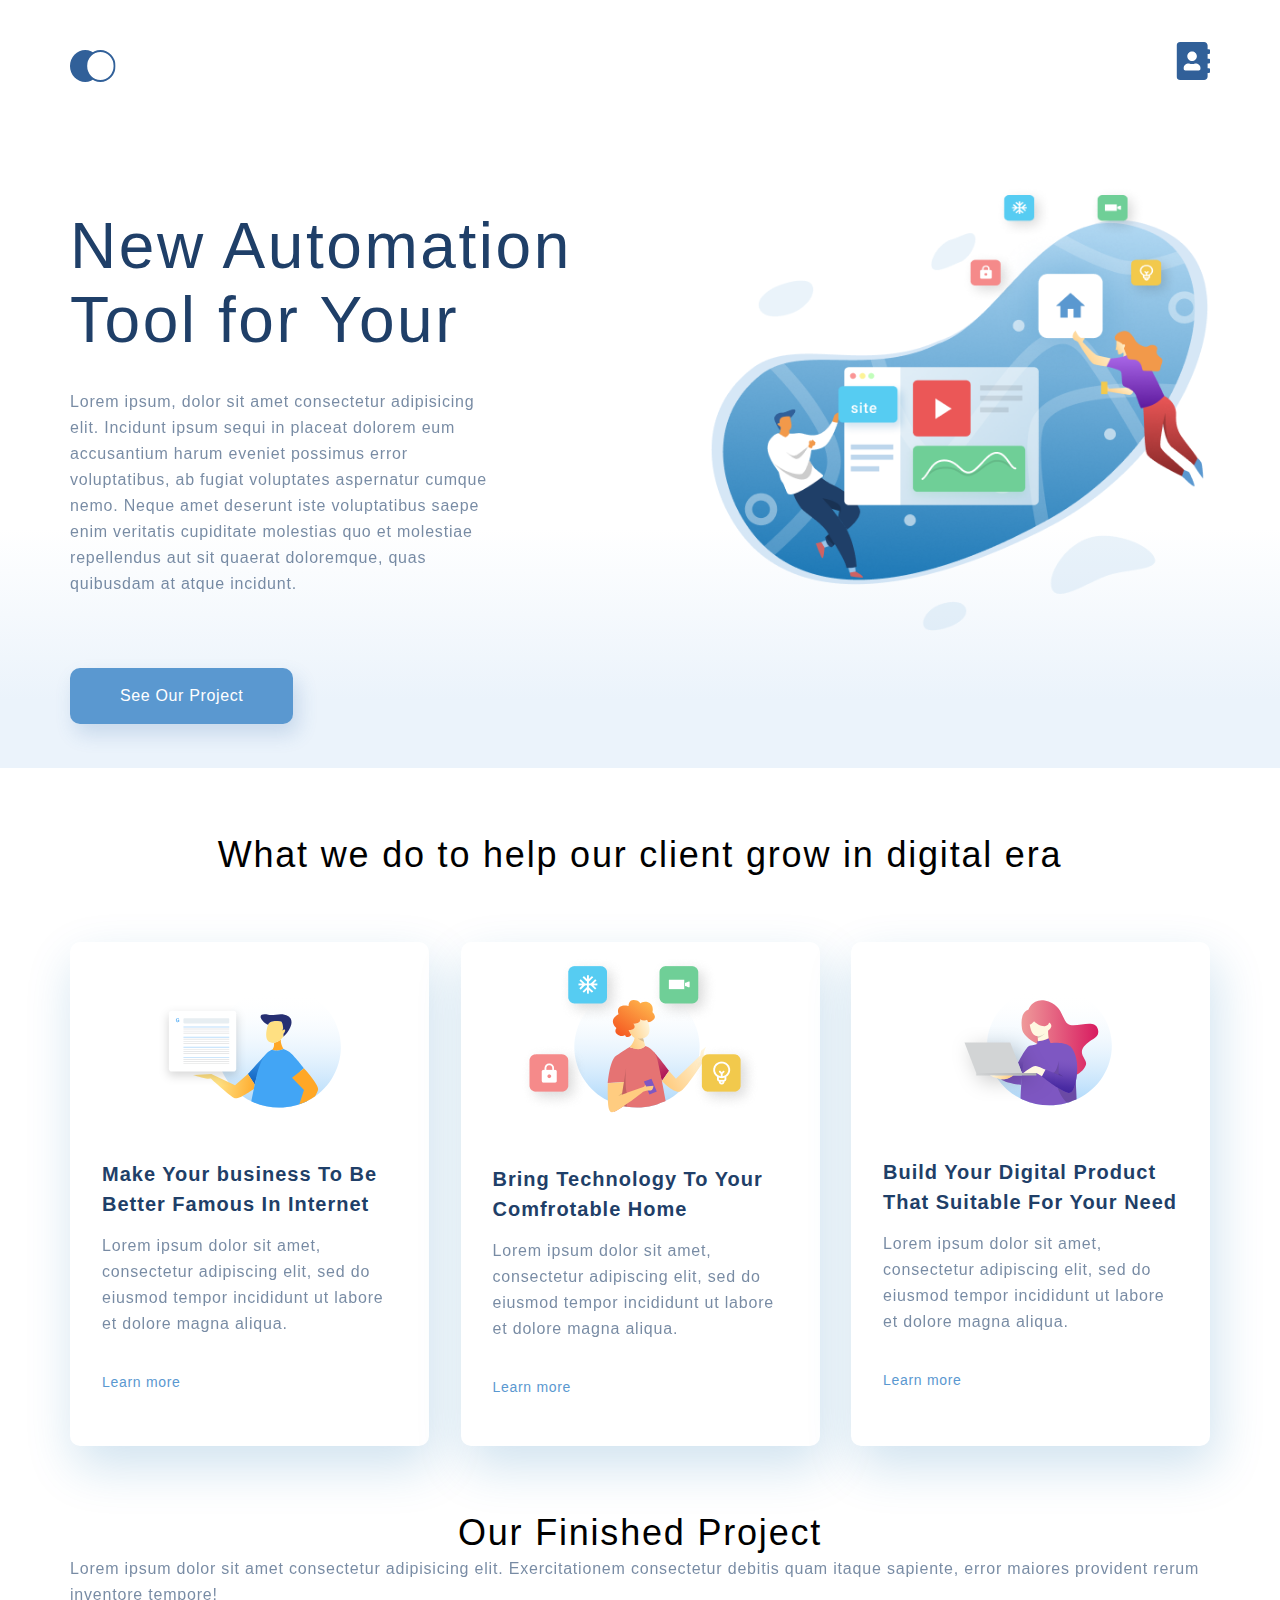
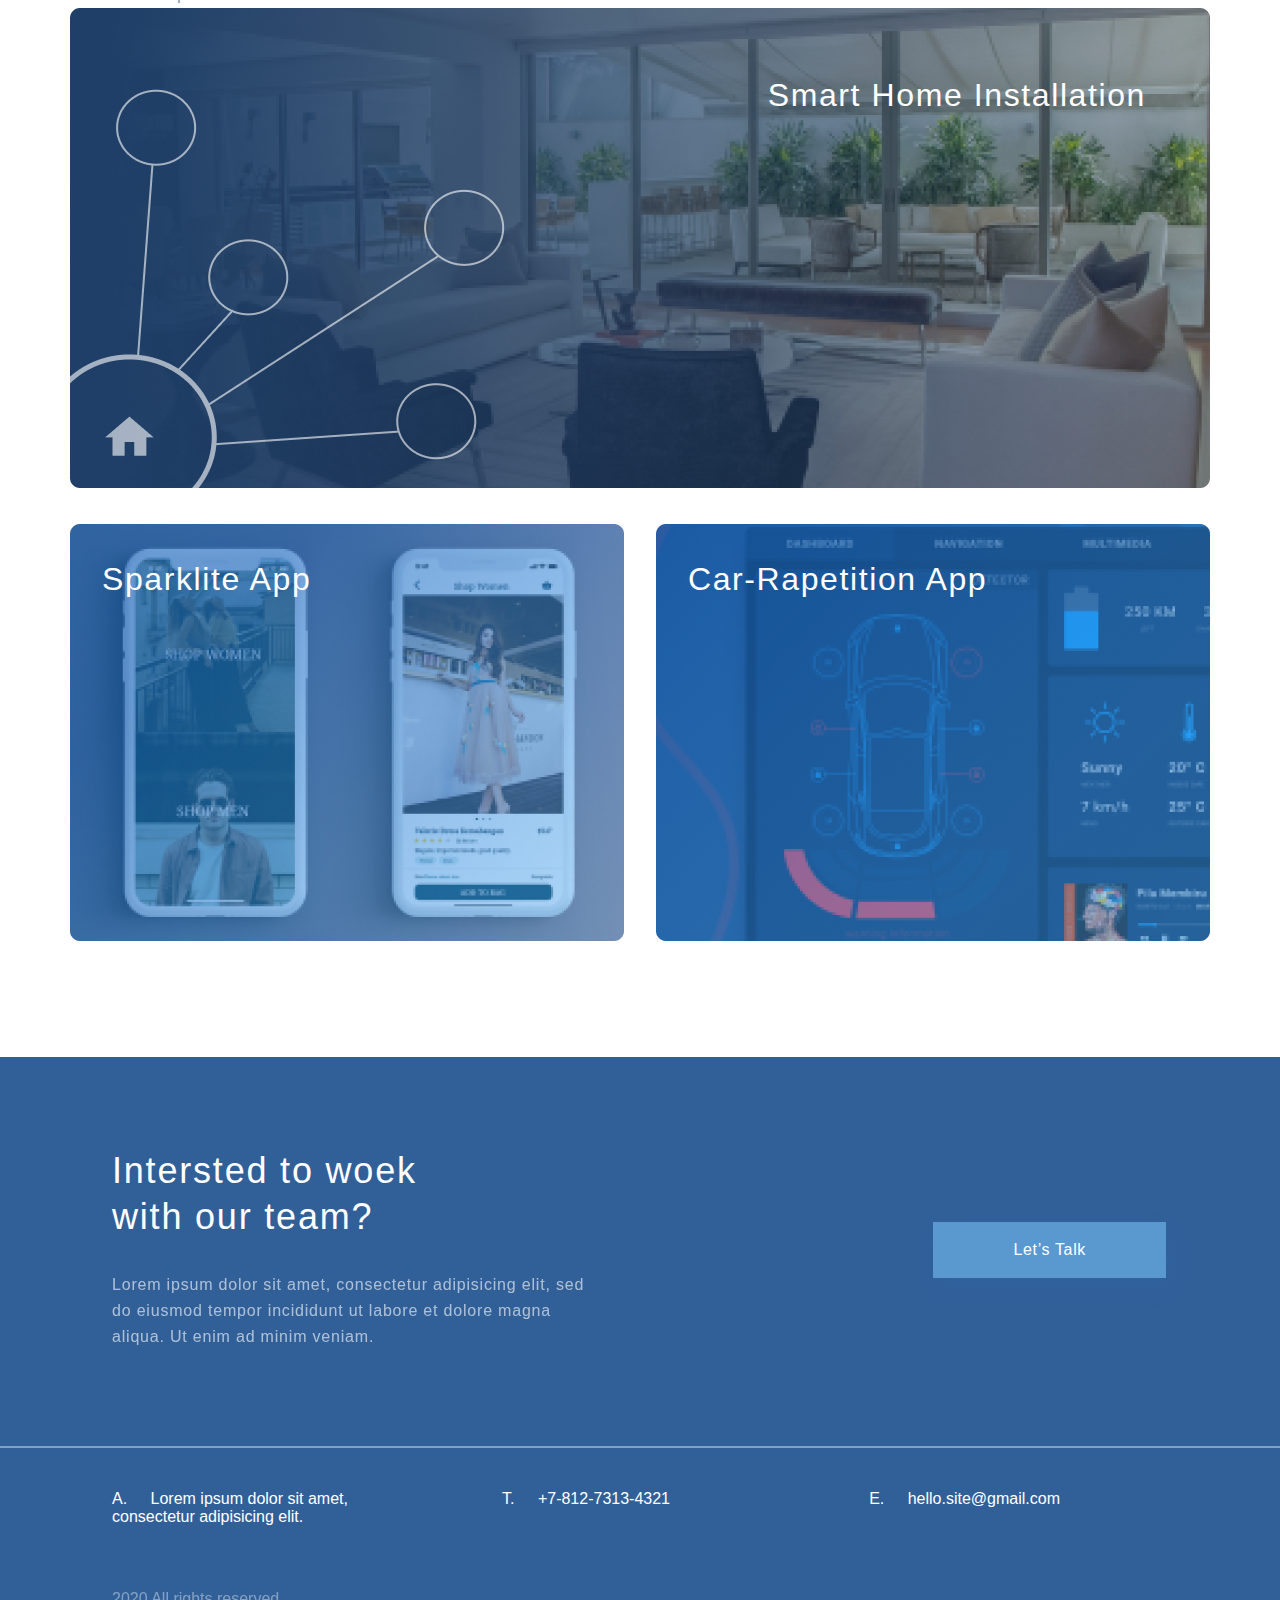
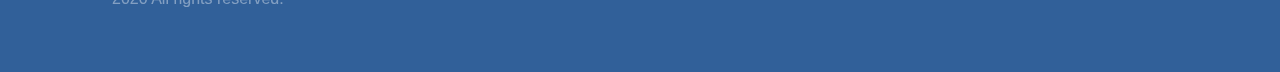
<file: index.html>
<!DOCTYPE html>
<html lang="en">

<head>
    <meta charset="UTF-8">
    <meta name="viewport" content="width=device-width, initial-scale=1.0">
    <link rel="stylesheet" href="style.css">
    <title>Homepage</title>
</head>

<body>
    <div class="wrapper">
        <div class="top_body">
            <div class="top">
                <div class="container top_box">
                    <ul class="header">
                        <li><a href="index.html"><img src="img/logo.svg" alt="logo"></a></li>
                        <li><a href="contact.html"><img src="img/contacts.svg" alt="contacts"></a></li>
                    </ul>
                    <div class="top_info">
                        <h1 class="top_heading">New Automation Tool for Your</h1>
                        <p class="text text_top">Lorem ipsum, dolor sit amet consectetur adipisicing elit. Incidunt
                            ipsum
                            sequi
                            in
                            placeat dolorem eum accusantium harum eveniet possimus error voluptatibus, ab fugiat
                            voluptates
                            aspernatur cumque nemo. Neque amet deserunt iste voluptatibus saepe enim veritatis
                            cupiditate
                            molestias
                            quo et molestiae repellendus aut sit quaerat doloremque, quas quibusdam at atque incidunt.
                        </p>
                        <a href="#" class="top_button">See Our Project</a>
                    </div>
                </div>
            </div>
            <div class="what_we_do container">
                <h3 class="heading">What we do to help our client grow in digital era</h3>
                <div class="card-box">
                    <div class="card">
                        <img class="card_img" src="img/card1.svg" alt="">
                        <h4 class="mini_heading">Make Your business To Be Better Famous In Internet</h4>
                        <p class="text">Lorem ipsum dolor sit amet, consectetur adipiscing elit, sed do eiusmod tempor
                            incididunt ut labore et dolore magna aliqua. </p>
                        <a href="#" class="card_link">Learn more</a>
                    </div>
                    <div class="card">
                        <img class="card_img" src="img/card2.svg" alt="">
                        <img class="card_img_top" src="img/card2.png" alt="">
                        <h4 class="mini_heading">Bring Technology To Your Comfrotable Home</h4>
                        <p class="text">Lorem ipsum dolor sit amet, consectetur adipiscing elit, sed do eiusmod tempor
                            incididunt ut labore et dolore magna aliqua. </p>
                        <a href="#" class="card_link">Learn more</a>
                    </div>
                    <div class="card">
                        <img class="card_img" src="img/card3.svg" alt="">
                        <h4 class="mini_heading">Build Your Digital Product That Suitable For Your Need</h4>
                        <p class="text">Lorem ipsum dolor sit amet, consectetur adipiscing elit, sed do eiusmod tempor
                            incididunt ut labore et dolore magna aliqua. </p>
                        <a href="#" class="card_link">Learn more</a>
                    </div>
                </div>

            </div>
            <div class="project container">
                <h3 class="heading">Our Finished Project</h3>
                <p class="text text_project_top">Lorem ipsum dolor sit amet consectetur adipisicing elit. Exercitationem
                    consectetur
                    debitis quam itaque sapiente, error maiores provident rerum inventore tempore!</p>
                <div class="project_item">
                    <img class="project_img" src="img/project_img1.png" alt="photo1">
                    <p class="text_project">Smart Home Installation</p>
                </div>
                <div class="project_parent">
                    <div class="project_item project_item_margin">
                        <img class="project_img" src="img/project_img2.png" alt="photo2">
                        <p class="text_project text_project2">Sparklite App</p>
                    </div>
                    <div class="project_item">
                        <img class="project_img" src="img/project_img3.png" alt="photo2">
                        <p class="text_project text_project2">Car-Rapetition App</p>
                    </div>
                </div>
            </div>
        </div>
        <div class="footer">
            <div class="footer_box container">
                <h3 class="heading footer_heading">Intersted to woek with our team?</h3>
                <p class="text footer_text">Lorem ipsum dolor sit amet, consectetur adipisicing elit, sed do eiusmod
                    tempor
                    incididunt ut labore et dolore magna aliqua. Ut enim ad minim veniam.</p>
                <a href="#" class="footer_button">Let’s Talk</a>
            </div>
            <hr class="footer_line">
            <div class="footer_box container">
                <ul class="header footer_header">
                    <li>Lorem ipsum dolor sit amet, consectetur adipisicing elit.</li>
                    <li>+7-812-7313-4321</li>
                    <li>hello.site@gmail.com</li>
                </ul>
                <p class="copyright">2020 All rights reserved.</p>
            </div>
        </div>
    </div>
</body>

</html>
</file>
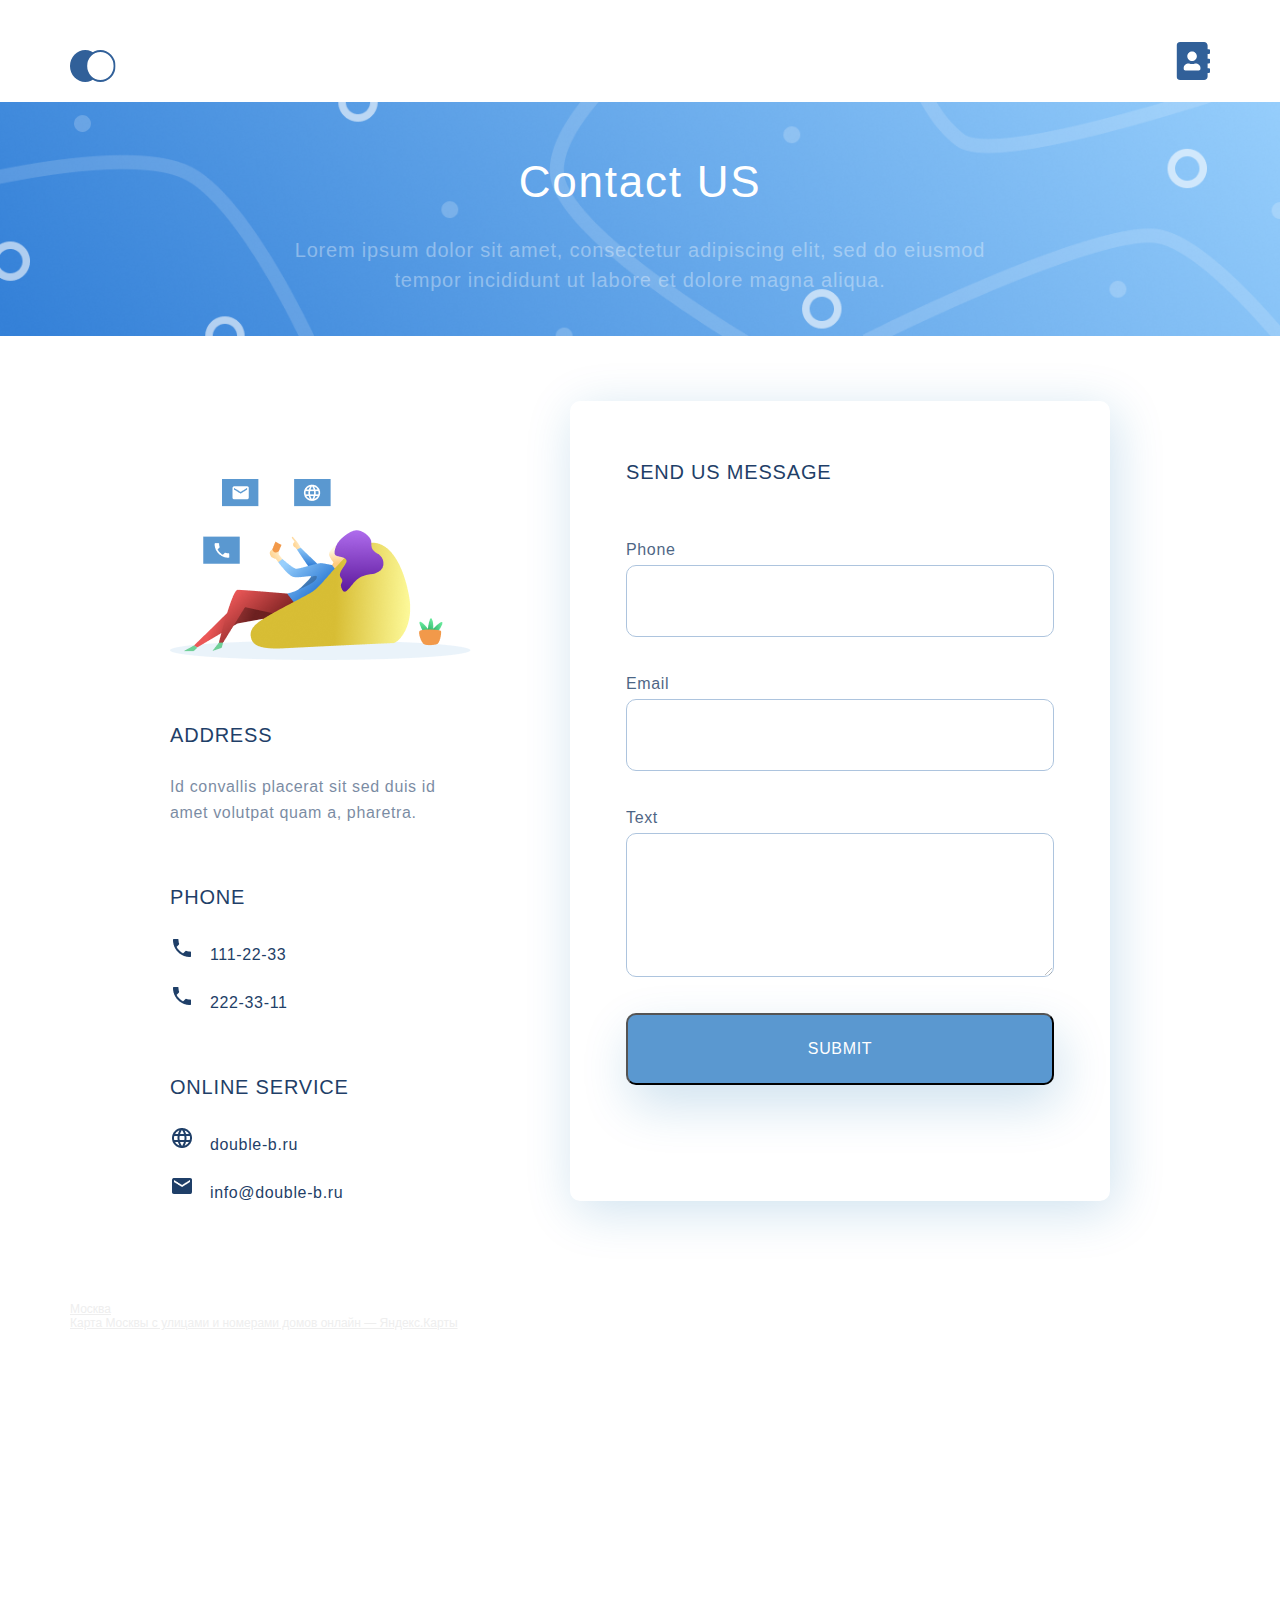
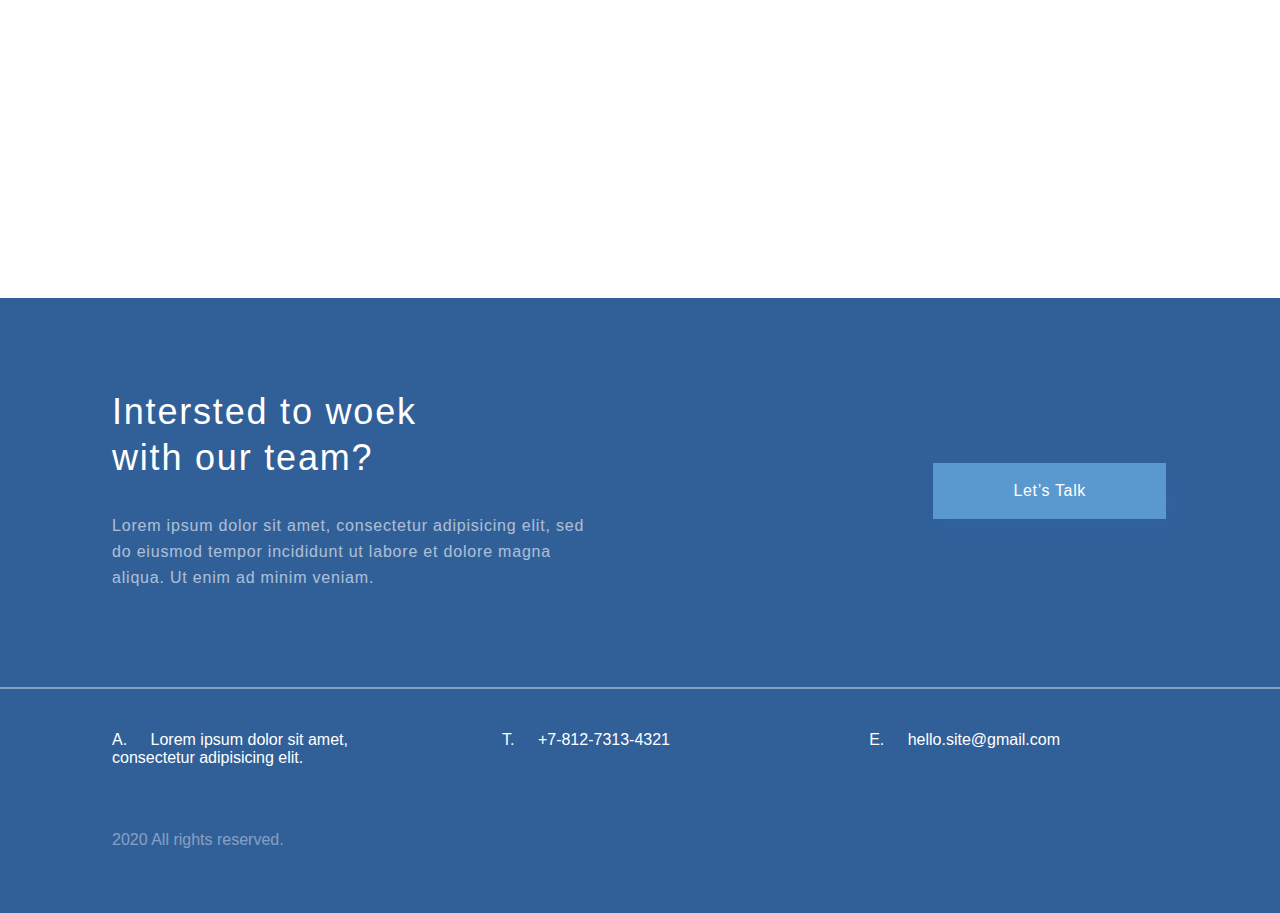
<file: contact.html>
<!DOCTYPE html>
<html lang="en">

<head>
    <meta charset="UTF-8">
    <meta name="viewport" content="width=device-width, initial-scale=1.0">
    <link rel="stylesheet" href="style.css">
    <title>Contact US</title>
</head>

<body>
    <div class="wrapper">
        <div class="top_body">
            <div class="container top_box">
                <ul class="header">
                    <li><a href="index.html"><img src="img/logo.svg" alt="logo"></a></li>
                    <li><a href="contact.html"><img src="img/contacts.svg" alt="contacts"></a></li>
                </ul>
            </div>
            <div class="contact_info">
                <div class="contact_heading">
                    <h1>Contact US</h1>
                </div>
                <p class="text text_contact">Lorem ipsum dolor sit amet, consectetur adipiscing elit, sed do
                    eiusmod
                    tempor incididunt ut labore et dolore magna aliqua.</p>
            </div>
            <div class="content container">
                <div class="address_block">
                    <img class="contact_img" src="img/address.png" alt="Address">
                    <div class="contact_heading">
                        <h4>Address</h4>
                    </div>
                    <p class="address_text">Id convallis placerat sit sed duis id amet volutpat quam a, pharetra.</p>
                    <div class="contact_heading">
                        <h4>Phone</h4>
                    </div>
                    <ul>
                        <li>111-22-33</li>
                        <li>222-33-11</li>
                    </ul>
                    <div class="contact_heading">
                        <h4>Online service</h4>
                    </div>
                    <ul class="contact_list">
                        <li>double-b.ru</li>
                        <li>info@double-b.ru</li>
                    </ul>
                </div>
                <div class="form_block">
                    <div class="contact_heading contact_form">
                        <h4>Send us message</h4>
                    </div>
                    <form action="">
                        <label class="input_label">Phone</label>
                        <input class="input" type="text">
                        <label class="input_label">Email</label>
                        <input class="input" type="email">
                        <label class="input_label">Text</label>
                        <textarea class="input input_area" cols="30" rows="3"></textarea>
                        <input class="contact_button" type="button" value="Submit">
                    </form>
                </div>
            </div>
            <div class="map_block container">
                <div style="position:relative;overflow:hidden;"><a
                        href="https://yandex.ru/maps/213/moscow/?utm_medium=mapframe&utm_source=maps"
                        style="color:#eee;font-size:12px;position:absolute;top:0px;">Москва</a><a
                        href="https://yandex.ru/maps/213/moscow/?ll=37.543925%2C55.801219&mode=usermaps&source=constructorLink&um=constructor%3Acb0c08c1ea4d5a3de47316cb4eb4759db4de0861038bccfa5d88fc714a7f491b&utm_medium=mapframe&utm_source=maps&z=14"
                        style="color:#eee;font-size:12px;position:absolute;top:14px;">Карта Москвы с улицами и
                        номерами
                        домов онлайн
                        — Яндекс.Карты</a><iframe src="https://yandex.ru/map-widget/v1/-/CCQxqCqx9D" width="100%"
                        height="480" frameborder="0" allowfullscreen="true" style="position:relative;"></iframe>
                </div>
            </div>
        </div>
        <div class="footer">
            <div class="footer_box container">
                <h3 class="heading footer_heading">Intersted to woek with our team?</h3>
                <p class="text footer_text">Lorem ipsum dolor sit amet, consectetur adipisicing elit, sed do eiusmod
                    tempor
                    incididunt ut labore et dolore magna aliqua. Ut enim ad minim veniam.</p>
                <a href="#" class="footer_button">Let’s Talk</a>
            </div>
            <hr class="footer_line">
            <div class="footer_box container">
                <ul class="header footer_header">
                    <li>Lorem ipsum dolor sit amet, consectetur adipisicing elit.</li>
                    <li>+7-812-7313-4321</li>
                    <li>hello.site@gmail.com</li>
                </ul>
                <p class="copyright">2020 All rights reserved.</p>
            </div>
        </div>

    </div>

</body>

</html>
</file>
<file: style.css>
* {
  margin: 0;
  padding: 0;
}

body {
  font-family: sans-serif;
}

.wrapper {
  min-height: 100vh;
  display: -webkit-box;
  display: -ms-flexbox;
  display: flex;
  -webkit-box-orient: vertical;
  -webkit-box-direction: normal;
      -ms-flex-direction: column;
          flex-direction: column;
  margin: 0 auto;
}

.text {
  font-size: 16px;
  line-height: 26px;
  letter-spacing: 0.05em;
  color: #1F3F68;
  opacity: 0.6;
}

.text_text_project_top {
  width: 75%;
  margin: 32px auto 64px;
  color: #222222;
  opacity: 1;
  text-align: center;
}

.text_project {
  font-size: 32px;
  line-height: 46px;
  text-align: right;
  letter-spacing: 0.05em;
  color: #FFFFFF;
  position: absolute;
  top: 64px;
  right: 64px;
}

.text_top {
  width: 425px;
}

.text_project2 {
  top: 32px;
  left: 32px;
  text-align: left;
}

.top {
  min-height: 768px;
  background: -webkit-gradient(linear, left bottom, left top, color-stop(8.84%, #EBF3FB), color-stop(31.12%, rgba(152, 195, 232, 0)));
  background: linear-gradient(0deg, #EBF3FB 8.84%, rgba(152, 195, 232, 0) 31.12%);
}

.top_body {
  -webkit-box-flex: 1;
      -ms-flex-positive: 1;
          flex-grow: 1;
}

.top_info {
  padding-top: 115px;
  -webkit-box-flex: 1;
      -ms-flex-positive: 1;
          flex-grow: 1;
  background-image: url(img/top_bg.png);
  background-repeat: no-repeat;
  background-position: right center;
  background-size: 44%;
}

.top_box {
  display: -webkit-box;
  display: -ms-flexbox;
  display: flex;
  -webkit-box-orient: vertical;
  -webkit-box-direction: normal;
      -ms-flex-direction: column;
          flex-direction: column;
  height: 100%;
}

.top_button {
  font-size: 16px;
  line-height: 26px;
  text-align: center;
  letter-spacing: 0.04em;
  color: #FFFFFF;
  background: #5A98D0;
  -webkit-box-shadow: 5px 10px 20px rgba(53, 110, 173, 0.2);
          box-shadow: 5px 10px 20px rgba(53, 110, 173, 0.2);
  border-radius: 10px;
  padding: 15px 50px;
  text-decoration: none;
  display: inline-block;
  margin-top: 71px;
}

.top_heading {
  width: 504px;
  font-weight: 300;
  font-size: 64px;
  line-height: 74px;
  letter-spacing: 0.04em;
  color: #1F3F68;
  margin-bottom: 32px;
}

.container {
  max-width: 1140px;
  margin: 0 auto;
}

.header {
  display: -webkit-box;
  display: -ms-flexbox;
  display: flex;
  -webkit-box-pack: justify;
      -ms-flex-pack: justify;
          justify-content: space-between;
  list-style-type: none;
  padding-top: 42px;
}

.what_we_do {
  padding-top: 64px;
}

.heading {
  font-weight: 300;
  font-size: 36px;
  line-height: 46px;
  text-align: center;
  letter-spacing: 0.05em;
  color: #000000;
}

.mini_heading {
  font-size: 20px;
  line-height: 30px;
  letter-spacing: 0.05em;
  color: #1F3F68;
  margin-bottom: 14px;
}

.card-box {
  display: -webkit-box;
  display: -ms-flexbox;
  display: flex;
  -webkit-box-pack: justify;
      -ms-flex-pack: justify;
          justify-content: space-between;
  padding-top: 64px;
}

.card {
  width: 359px;
  padding: 44px 32px;
  -webkit-box-sizing: border-box;
          box-sizing: border-box;
  background: #FFFFFF;
  -webkit-box-shadow: 5px 20px 50px rgba(16, 112, 177, 0.2);
          box-shadow: 5px 20px 50px rgba(16, 112, 177, 0.2);
  border-radius: 10px;
  display: -webkit-box;
  display: -ms-flexbox;
  display: flex;
  -webkit-box-orient: vertical;
  -webkit-box-direction: normal;
      -ms-flex-direction: column;
          flex-direction: column;
  position: relative;
}

.card_img {
  -ms-flex-item-align: center;
      -ms-grid-row-align: center;
      align-self: center;
  margin-bottom: 51px;
}

.card_img_top {
  position: absolute;
  -ms-flex-item-align: center;
      -ms-grid-row-align: center;
      align-self: center;
  top: 14px;
}

.card_link {
  font-size: 14px;
  line-height: 30px;
  letter-spacing: 0.05em;
  color: #5A98D0;
  margin-top: 30px;
  text-decoration: none;
}

.project {
  padding-top: 64px;
}

.project_img {
  width: 100%;
}

.project_parent {
  display: -webkit-box;
  display: -ms-flexbox;
  display: flex;
  -webkit-box-pack: justify;
      -ms-flex-pack: justify;
          justify-content: space-between;
  margin-top: 32px;
}

.project_item {
  position: relative;
  -webkit-box-flex: 1;
      -ms-flex-positive: 1;
          flex-grow: 1;
}

.project_item_margin {
  margin-right: 32px;
}

.footer {
  background: #316099;
  display: -webkit-box;
  display: -ms-flexbox;
  display: flex;
  -webkit-box-orient: vertical;
  -webkit-box-direction: normal;
      -ms-flex-direction: column;
          flex-direction: column;
  height: 100%;
  margin-top: 112px;
  position: relative;
}

.footer_text {
  color: #FFFFFF;
  width: 495px;
}

.footer_box {
  display: -webkit-box;
  display: -ms-flexbox;
  display: flex;
  -webkit-box-orient: vertical;
  -webkit-box-direction: normal;
      -ms-flex-direction: column;
          flex-direction: column;
  height: 100%;
  margin-left: 112px;
}

.footer_line {
  margin-top: 96px;
  opacity: 0.4;
  border: 1px solid #FFFFFF;
}

.footer_button {
  font-size: 16px;
  line-height: 26px;
  text-align: center;
  letter-spacing: 0.04em;
  color: #FFFFFF;
  background: #5A98D0;
  -webkit-box-shadow: 5px 10px 20px rgba(53, 110, 173, 0.2);
          box-shadow: 5px 10px 20px rgba(53, 110, 173, 0.2);
  padding: 15px 80px;
  text-decoration: none;
  position: absolute;
  top: 165px;
  right: 114px;
}

.footer_heading {
  color: #FFFFFF;
  padding-top: 91px;
  width: 340px;
  text-align: left;
  padding-bottom: 32px;
}

.footer_header {
  color: #FFFFFF;
}

.footer_header li:nth-child(1n) {
  width: 316px;
}

.footer_header li:nth-child(2n) {
  text-align: center;
}

.footer_header li:nth-child(3n) {
  text-align: right;
}

.footer_header li:nth-child(1n):before {
  content: 'A. ';
  padding-right: 19px;
}

.footer_header li:nth-child(2n):before {
  content: 'T. ';
}

.footer_header li:nth-child(3n):before {
  content: 'E. ';
}

.copyright {
  color: #FFFFFF;
  opacity: 0.4;
  margin: 64px 0 64px 0;
}

.contact_heading h1 {
  font-weight: 500;
  font-size: 44px;
  line-height: 74px;
  text-align: center;
  letter-spacing: 0.04em;
  color: #FFFFFF;
  padding-top: 51px;
}

.contact_heading h4 {
  font-weight: 500;
  font-size: 20px;
  line-height: 30px;
  letter-spacing: 0.04em;
  color: #1F3F68;
  text-transform: uppercase;
  margin-top: 56px;
}

.contact_info {
  background-image: url(img/contact_bg.png);
  background-repeat: no-repeat;
  background-position: center;
  background-size: 100%;
  -webkit-box-flex: 1;
      -ms-flex-positive: 1;
          flex-grow: 1;
  height: 250px;
}

.contact_list li:first-child::before {
  content: url(img/ic_language_24px.png);
  padding-right: 16px;
}

.contact_list li:last-child::before {
  content: url(img/ic_email_24px.png);
  padding-right: 16px;
}

.contact_form {
  margin-bottom: 48px;
  margin-left: 56px;
}

.contact_button {
  width: 428px;
  height: 72px;
  background: #5A98D0;
  -webkit-box-shadow: 5px 20px 50px rgba(16, 112, 177, 0.2);
          box-shadow: 5px 20px 50px rgba(16, 112, 177, 0.2);
  border-radius: 10px;
  margin: 0 56px 72px 56px;
  font-weight: 500;
  font-size: 16px;
  line-height: 26px;
  text-align: center;
  letter-spacing: 0.04em;
  color: #FFFFFF;
  text-transform: uppercase;
}

.address_text {
  font-weight: 300;
  font-size: 16px;
  line-height: 26px;
  letter-spacing: 0.04em;
  color: #1F3F68;
  opacity: 0.6;
  margin-top: 24px;
}

.content ul {
  margin-top: 24px;
}

.content li {
  font-weight: 300;
  font-size: 16px;
  line-height: 26px;
  letter-spacing: 0.04em;
  color: #1F3F68;
  list-style: none;
  margin-top: 16px;
}

.content li::before {
  content: url(img/ic_phone_24px.png);
  padding-right: 16px;
}

.text_contact {
  font-size: 20px;
  line-height: 30px;
  text-align: center;
  letter-spacing: 0.04em;
  color: rgba(255, 255, 255, 0.6);
  max-width: 780px;
  margin: 16px 293px 0 293px;
}

.content {
  display: -webkit-box;
  display: -ms-flexbox;
  display: flex;
  -webkit-box-orient: horizontal;
  -webkit-box-direction: normal;
      -ms-flex-direction: row;
          flex-direction: row;
  -webkit-box-pack: space-evenly;
      -ms-flex-pack: space-evenly;
          justify-content: space-evenly;
}

.address_block {
  width: 300px;
  margin-top: 135px;
}

.map {
  margin-left: 100px;
  margin-right: 100px;
}

.map_block {
  margin: 0 auto;
  margin-top: 96px;
}

.form_block {
  width: 540px;
  height: 800px;
  background: #FFFFFF;
  -webkit-box-shadow: 5px 10px 50px rgba(16, 112, 177, 0.2);
          box-shadow: 5px 10px 50px rgba(16, 112, 177, 0.2);
  border-radius: 10px;
  margin-top: 57px;
}

.input {
  width: 428px;
  height: 72px;
  opacity: 0.4;
  border: 1px solid #356EAD;
  -webkit-box-sizing: border-box;
          box-sizing: border-box;
  border-radius: 10px;
  margin: 0 56px 32px 56px;
}

.input_area {
  width: 428px;
  height: 144px;
}

.input_label {
  font-size: 16px;
  line-height: 30px;
  letter-spacing: 0.04em;
  color: #1F3F68;
  opacity: 0.8;
  padding-top: 72px;
  padding-left: 56px;
}

@media (max-width: 1024px) {
  .container {
    padding-left: 32px;
    padding-right: 32px;
  }
  .top_info {
    background-position: right 280px;
  }
  .card-box {
    -webkit-box-orient: vertical;
    -webkit-box-direction: normal;
        -ms-flex-direction: column;
            flex-direction: column;
    -webkit-box-align: center;
        -ms-flex-align: center;
            align-items: center;
  }
  .card {
    margin-bottom: 32px;
  }
  .text_project {
    font-size: 28px;
    line-height: 46px;
    top: 20px;
    right: 20px;
  }
  .text_project2 {
    top: 20px;
    left: 20px;
  }
  .footer {
    margin-top: 109px;
  }
  .footer_header {
    -webkit-box-orient: vertical;
    -webkit-box-direction: normal;
        -ms-flex-direction: column;
            flex-direction: column;
    padding-top: 64px;
  }
  .footer_header li:nth-child(2) {
    text-align: left;
    margin-top: 25px;
  }
  .footer_header li:nth-child(3) {
    text-align: left;
    margin-top: 25px;
  }
  .footer_button {
    width: 108px;
    height: 31px;
    line-height: 31px;
    padding: 0;
    top: 161px;
    right: 123px;
  }
  .footer_text {
    width: 336px;
  }
  .content {
    -webkit-box-orient: vertical;
    -webkit-box-direction: normal;
        -ms-flex-direction: column;
            flex-direction: column;
    margin: 0 auto;
    -webkit-box-align: center;
        -ms-flex-align: center;
            align-items: center;
  }
  .contact_info {
    background-size: auto;
  }
  .text_contact {
    margin: 16px 124px 0 124px;
  }
}

@media (max-width: 667px) {
  .container {
    padding-left: 16px;
    padding-right: 16px;
  }
  .text_top {
    width: 100%;
    text-align: center;
  }
  .top {
    min-height: 376px;
    padding-bottom: 41px;
    -webkit-box-sizing: border-box;
            box-sizing: border-box;
  }
  .top_heading {
    width: 100%;
    font-size: 32px;
    line-height: 37px;
    margin-bottom: 12px;
    text-align: center;
  }
  .top_info {
    padding-top: 36px;
    display: -webkit-box;
    display: -ms-flexbox;
    display: flex;
    background-position: right 280px;
    -webkit-box-orient: vertical;
    -webkit-box-direction: normal;
        -ms-flex-direction: column;
            flex-direction: column;
    background-image: none;
    -webkit-box-align: center;
        -ms-flex-align: center;
            align-items: center;
  }
  .top_button {
    font-size: 12px;
    line-height: 26px;
    padding: 0 8px;
  }
  .header {
    padding-top: 24px;
  }
  .heading {
    font-size: 24px;
    line-height: 28px;
    text-align: center;
  }
  .what_we_do {
    padding-top: 48px;
  }
  .card-box {
    padding-top: 32px;
  }
  .card {
    width: 100%;
  }
  .text_project_top {
    width: 100%;
  }
  .text_project {
    font-size: 16px;
    line-height: 26px;
    top: 16px;
    right: 16px;
  }
  .text_project2 {
    top: 16px;
    left: 16px;
  }
  .project_parent {
    -webkit-box-orient: vertical;
    -webkit-box-direction: normal;
        -ms-flex-direction: column;
            flex-direction: column;
    margin-top: 16px;
  }
  .project_item_margin {
    margin: 0;
    margin-bottom: 16px;
  }
  .footer {
    margin-top: 64px;
  }
  .footer_text {
    width: 100%;
  }
  .footer_box {
    -webkit-box-align: center;
        -ms-flex-align: center;
            align-items: center;
    margin-left: 0;
  }
  .footer_button {
    position: initial;
    width: 108px;
    height: 31px;
    line-height: 31px;
    padding: 0;
    margin-top: 32px;
  }
  .footer_line {
    margin-top: 41px;
  }
  .footer_heading {
    margin-top: 18px;
  }
  .footer_header {
    -webkit-box-orient: vertical;
    -webkit-box-direction: normal;
        -ms-flex-direction: column;
            flex-direction: column;
    padding-top: 32px;
  }
  .footer_header li:nth-child(2) {
    text-align: left;
    margin-top: 18px;
  }
  .footer_header li:nth-child(3) {
    text-align: left;
    margin-top: 18px;
  }
  .copyright {
    margin-top: 37px;
    margin-bottom: 32px;
  }
  .text_contact {
    margin: 16px 16px 0 16px;
  }
  .contact_heading h1 {
    font-weight: 500;
    font-size: 24px;
    line-height: 28px;
    text-align: center;
    letter-spacing: 0.04em;
  }
  .contact_heading h4 {
    margin-top: 36px;
    font-size: 16px;
  }
  .contact_button {
    width: 270px;
    height: 46px;
    margin: 0 35px 72px 35px;
  }
  .contact_form {
    margin-bottom: 30px;
    margin-left: 35px;
  }
  .text_contact {
    font-size: 16px;
    line-height: 30px;
    text-align: center;
  }
  .form_block {
    width: 340px;
    height: 514px;
  }
  .input {
    width: 270px;
    height: 46px;
    margin: 0 35px 20px 35px;
  }
  .input_label {
    font-size: 14px;
    line-height: 30px;
    padding-left: 35px;
    padding-top: 45px;
  }
  .input_area {
    height: 92px;
  }
}
/*# sourceMappingURL=style.css.map */
</file>
